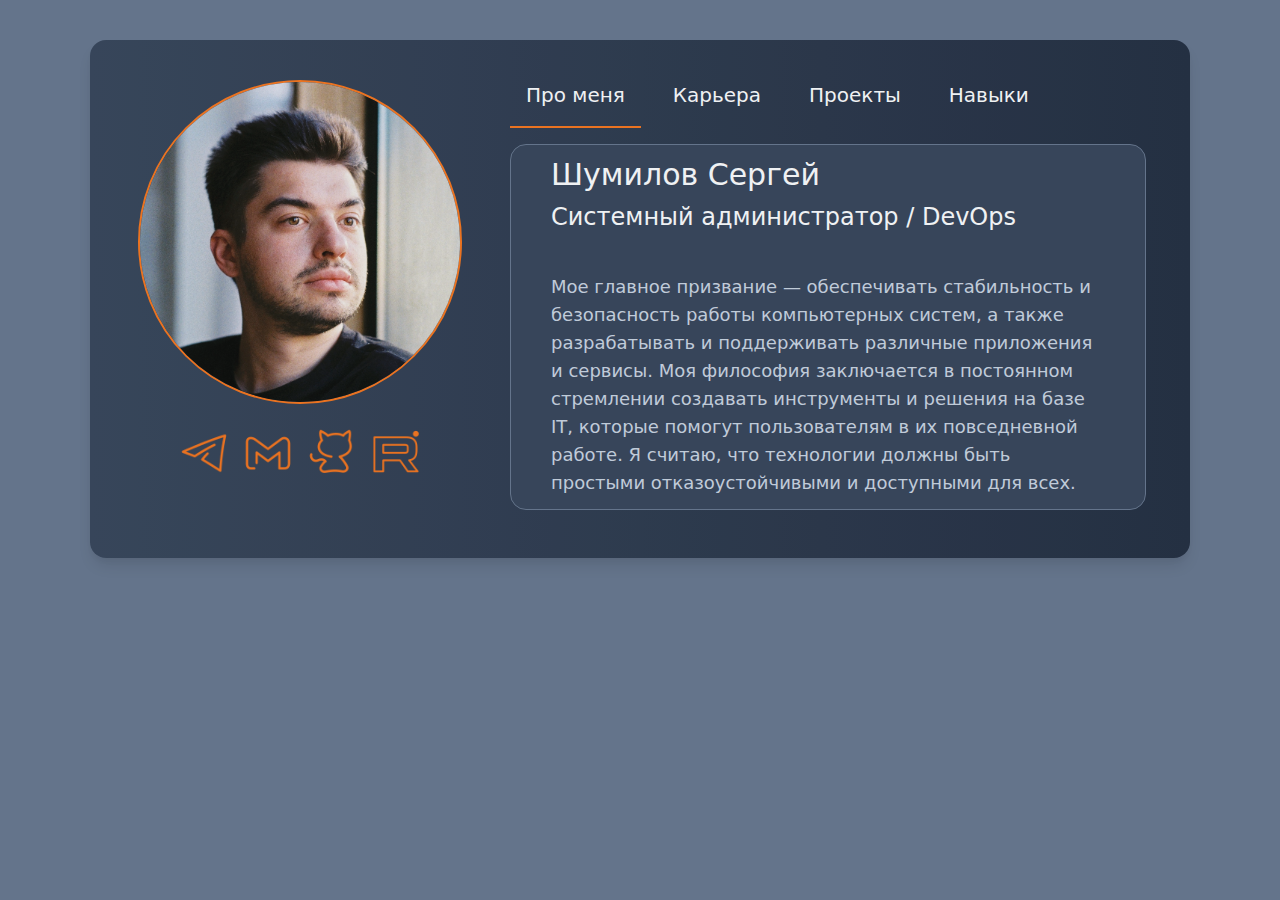
<file: index.html>
<!DOCTYPE html>
<html lang="en">
<head>
    <meta charset="UTF-8">
    <meta name="viewport" content="width=device-width, initial-scale=1.0">
    <title>sh</title>
    <link rel="stylesheet" href="style.css">
    <link rel="icon" type="image/svg+xml" href="static/sh.svg">
</head>
<body>
    <div id="content"></div>
    <script src="javascript.js"></script>
</body>
</html>
</file>
<file: style.css>
body {
    background-color: #64748b; 
    font-family: ui-sans-serif, system-ui, -apple-system, BlinkMacSystemFont, "Segoe UI", Roboto, "Helvetica Neue", Arial, "Noto Sans", sans-serif, "Apple Color Emoji", "Segoe UI Emoji", "Segoe UI Symbol", "Noto Color Emoji";
    font-size: 1rem; 
    font-weight: 300; 
    line-height: 1.5; 
    color: #ffffff; 
    margin: 0px;
}
</file>
